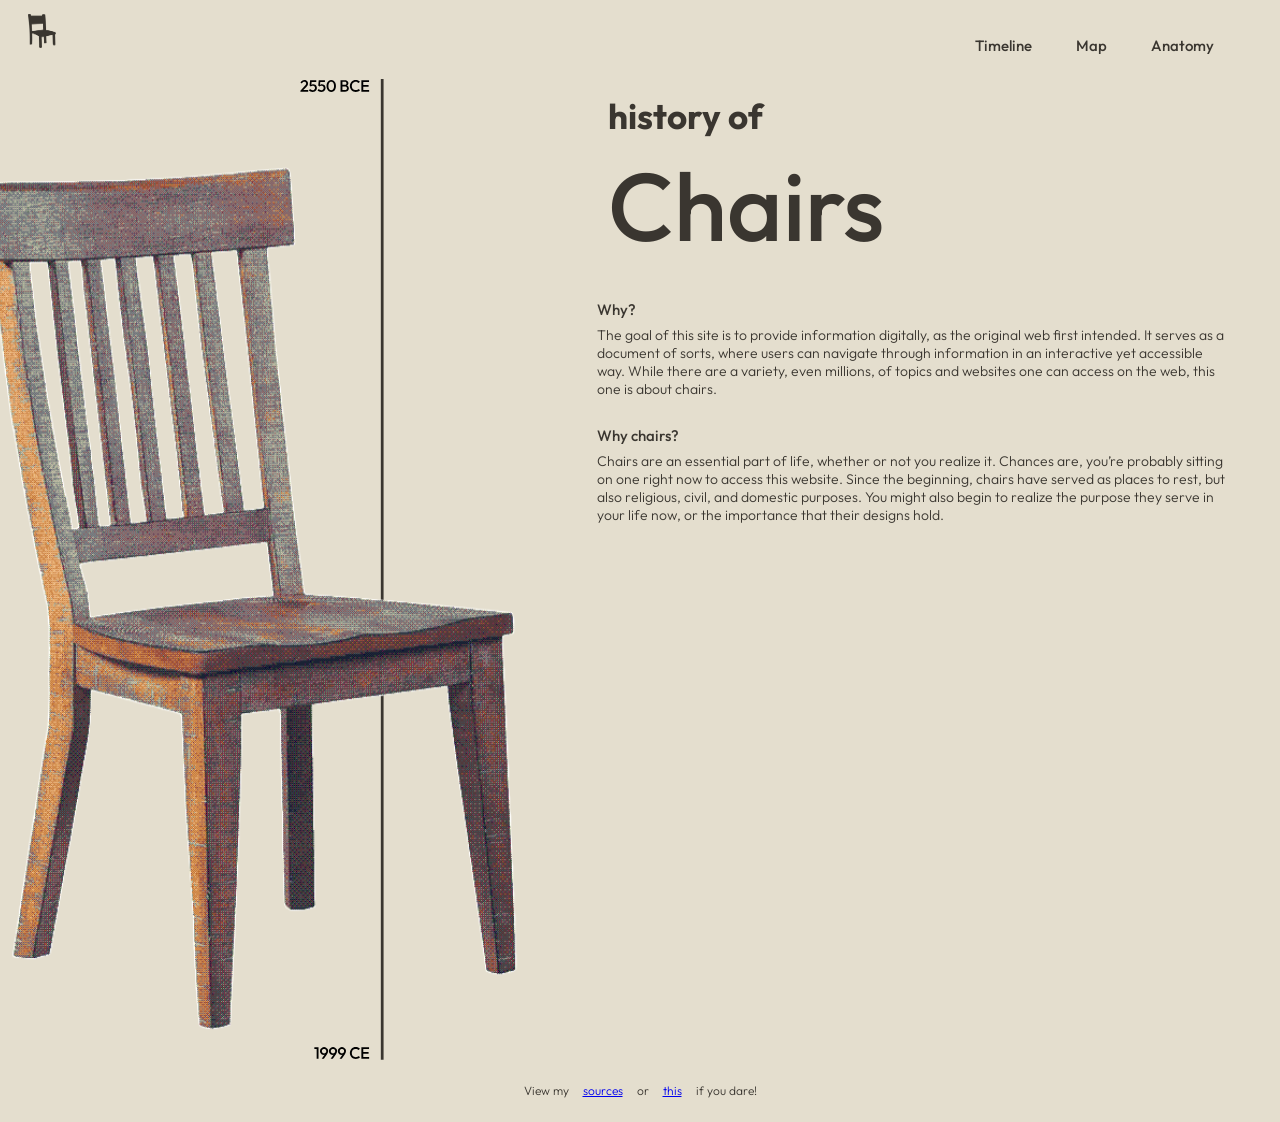
<file: index.html>
<!DOCTYPE html>
<html lang="en">
<head>
    <meta charset="UTF-8">
    <meta name="viewport" content="width=device-width, initial-scale=1.0">
    <title>Chairs - Homepage</title>
    <link rel = "stylesheet" href = "index.css">
    <!--typeface info-->
    <link rel="preconnect" href="https://fonts.googleapis.com">
    <link rel="preconnect" href="https://fonts.gstatic.com" crossorigin>
    <link href="https://fonts.googleapis.com/css2?family=Outfit:wght@100..900&display=swap" rel="stylesheet">
    <!--favicon info-->
    <link rel="icon" type="image/x-icon" href="chairFavicon.png">
</head>

<body>
    <!-- <div class = outfit-medium></div> -->
    <section class = "header">
        <ul>
            <section class = "homeIcon">
                 <li style="float:inline-start"><a href="index.html" class = "active"> <img id = "homeIconAct" src="homeIcon.png" style = "width:30px;height:36px"> </a></li>
            </section>
            <li><a href="anatomy.html">Anatomy</a></li>
            <li><a href="map.html">Map</a></li>
            <li><a href="timeline.html">Timeline</a></li>
        </ul>
    </section>
    <br>
    <section class = "body">
        <div class = "imgContainer">
            <svg class = "chairHome" width="653" height="1075" viewBox="0 0 653 1075" fill="none" xmlns="http://www.w3.org/2000/svg" xmlns:xlink="http://www.w3.org/1999/xlink">
                <line x1="466.5" y1="4" x2="466.5" y2="1075" stroke="#3A3630" stroke-width="3"/>
                <path d="M377.169 16.776L381.813 11.844C382.197 11.436 382.509 11.07 382.749 10.746C382.989 10.422 383.163 10.116 383.271 9.828C383.379 9.54 383.433 9.246 383.433 8.946C383.433 8.382 383.247 7.944 382.875 7.632C382.515 7.308 382.053 7.146 381.489 7.146C380.889 7.146 380.361 7.296 379.905 7.596C379.449 7.896 379.041 8.364 378.681 9L377.241 7.812C377.733 6.96 378.339 6.318 379.059 5.886C379.779 5.442 380.613 5.22 381.561 5.22C382.341 5.22 383.025 5.376 383.613 5.688C384.201 6 384.657 6.438 384.981 7.002C385.305 7.554 385.467 8.196 385.467 8.928C385.467 9.456 385.401 9.93 385.269 10.35C385.149 10.758 384.939 11.172 384.639 11.592C384.339 12 383.925 12.48 383.397 13.032L379.833 16.722L377.169 16.776ZM377.169 18V16.776L378.951 16.146H385.719V18H377.169ZM390.489 18.18C389.613 18.18 388.833 18.03 388.149 17.73C387.465 17.418 386.889 16.968 386.421 16.38L387.825 14.976C388.077 15.36 388.431 15.666 388.887 15.894C389.355 16.122 389.877 16.236 390.453 16.236C390.981 16.236 391.443 16.14 391.839 15.948C392.235 15.756 392.547 15.48 392.775 15.12C393.003 14.76 393.117 14.334 393.117 13.842C393.117 13.326 393.003 12.9 392.775 12.564C392.559 12.216 392.265 11.958 391.893 11.79C391.533 11.61 391.143 11.52 390.723 11.52C390.243 11.52 389.811 11.574 389.427 11.682C389.055 11.79 388.689 11.982 388.329 12.258L388.383 10.962C388.575 10.71 388.797 10.506 389.049 10.35C389.301 10.182 389.595 10.056 389.931 9.972C390.267 9.888 390.663 9.846 391.119 9.846C392.007 9.846 392.751 10.032 393.351 10.404C393.963 10.776 394.425 11.274 394.737 11.898C395.049 12.51 395.205 13.194 395.205 13.95C395.205 14.766 395.001 15.492 394.593 16.128C394.197 16.764 393.645 17.268 392.937 17.64C392.229 18 391.413 18.18 390.489 18.18ZM388.329 12.258L387.195 11.124L387.753 5.4H389.643L388.995 11.358L388.329 12.258ZM388.113 7.254L387.753 5.4H394.503V7.254H388.113ZM399.937 18.18C399.061 18.18 398.281 18.03 397.597 17.73C396.913 17.418 396.337 16.968 395.869 16.38L397.273 14.976C397.525 15.36 397.879 15.666 398.335 15.894C398.803 16.122 399.325 16.236 399.901 16.236C400.429 16.236 400.891 16.14 401.287 15.948C401.683 15.756 401.995 15.48 402.223 15.12C402.451 14.76 402.565 14.334 402.565 13.842C402.565 13.326 402.451 12.9 402.223 12.564C402.007 12.216 401.713 11.958 401.341 11.79C400.981 11.61 400.591 11.52 400.171 11.52C399.691 11.52 399.259 11.574 398.875 11.682C398.503 11.79 398.137 11.982 397.777 12.258L397.831 10.962C398.023 10.71 398.245 10.506 398.497 10.35C398.749 10.182 399.043 10.056 399.379 9.972C399.715 9.888 400.111 9.846 400.567 9.846C401.455 9.846 402.199 10.032 402.799 10.404C403.411 10.776 403.873 11.274 404.185 11.898C404.497 12.51 404.653 13.194 404.653 13.95C404.653 14.766 404.449 15.492 404.041 16.128C403.645 16.764 403.093 17.268 402.385 17.64C401.677 18 400.861 18.18 399.937 18.18ZM397.777 12.258L396.643 11.124L397.201 5.4H399.091L398.443 11.358L397.777 12.258ZM397.561 7.254L397.201 5.4H403.951V7.254H397.561ZM410.862 18.18C409.914 18.18 409.044 17.916 408.252 17.388C407.472 16.848 406.848 16.092 406.38 15.12C405.912 14.148 405.678 13.002 405.678 11.682C405.678 10.362 405.906 9.222 406.362 8.262C406.83 7.29 407.454 6.54 408.234 6.012C409.014 5.484 409.878 5.22 410.826 5.22C411.786 5.22 412.656 5.484 413.436 6.012C414.216 6.54 414.834 7.29 415.29 8.262C415.758 9.222 415.992 10.368 415.992 11.7C415.992 13.02 415.758 14.166 415.29 15.138C414.834 16.11 414.216 16.86 413.436 17.388C412.668 17.916 411.81 18.18 410.862 18.18ZM410.826 16.236C411.45 16.236 411.99 16.068 412.446 15.732C412.902 15.396 413.256 14.892 413.508 14.22C413.772 13.548 413.904 12.702 413.904 11.682C413.904 10.674 413.772 9.834 413.508 9.162C413.256 8.49 412.896 7.992 412.428 7.668C411.972 7.332 411.438 7.164 410.826 7.164C410.214 7.164 409.674 7.332 409.206 7.668C408.75 7.992 408.396 8.49 408.144 9.162C407.892 9.822 407.766 10.662 407.766 11.682C407.766 12.702 407.892 13.548 408.144 14.22C408.396 14.892 408.75 15.396 409.206 15.732C409.674 16.068 410.214 16.236 410.826 16.236ZM422.408 18V16.2H426.026C426.662 16.2 427.154 16.002 427.502 15.606C427.85 15.21 428.024 14.754 428.024 14.238C428.024 13.89 427.946 13.566 427.79 13.266C427.634 12.966 427.406 12.726 427.106 12.546C426.806 12.366 426.446 12.276 426.026 12.276H422.408V10.476H425.72C426.26 10.476 426.692 10.338 427.016 10.062C427.34 9.786 427.502 9.378 427.502 8.838C427.502 8.298 427.34 7.89 427.016 7.614C426.692 7.338 426.26 7.2 425.72 7.2H422.408V5.4H425.774C426.626 5.4 427.334 5.556 427.898 5.868C428.462 6.18 428.882 6.582 429.158 7.074C429.434 7.566 429.572 8.094 429.572 8.658C429.572 9.318 429.386 9.9 429.014 10.404C428.654 10.908 428.12 11.316 427.412 11.628L427.574 10.98C428.366 11.304 428.984 11.76 429.428 12.348C429.872 12.936 430.094 13.626 430.094 14.418C430.094 15.066 429.932 15.66 429.608 16.2C429.296 16.74 428.828 17.178 428.204 17.514C427.592 17.838 426.836 18 425.936 18H422.408ZM420.986 18V5.4H423.056V18H420.986ZM437.548 18.18C436.636 18.18 435.79 18.018 435.01 17.694C434.242 17.358 433.57 16.896 432.994 16.308C432.418 15.708 431.974 15.018 431.662 14.238C431.35 13.446 431.194 12.6 431.194 11.7C431.194 10.8 431.35 9.96 431.662 9.18C431.974 8.388 432.418 7.698 432.994 7.11C433.57 6.522 434.242 6.06 435.01 5.724C435.79 5.388 436.636 5.22 437.548 5.22C438.568 5.22 439.45 5.388 440.194 5.724C440.938 6.06 441.598 6.516 442.174 7.092L440.77 8.496C440.398 8.088 439.942 7.77 439.402 7.542C438.874 7.314 438.256 7.2 437.548 7.2C436.924 7.2 436.354 7.308 435.838 7.524C435.322 7.74 434.872 8.052 434.488 8.46C434.116 8.856 433.828 9.33 433.624 9.882C433.42 10.434 433.318 11.04 433.318 11.7C433.318 12.36 433.42 12.966 433.624 13.518C433.828 14.07 434.116 14.55 434.488 14.958C434.872 15.354 435.322 15.66 435.838 15.876C436.354 16.092 436.924 16.2 437.548 16.2C438.316 16.2 438.964 16.086 439.492 15.858C440.032 15.618 440.488 15.294 440.86 14.886L442.264 16.29C441.688 16.878 441.01 17.34 440.23 17.676C439.45 18.012 438.556 18.18 437.548 18.18ZM443.751 18V5.4H445.821V18H443.751ZM445.173 18V16.11H452.229V18H445.173ZM445.173 12.474V10.656H451.617V12.474H445.173ZM445.173 7.29V5.4H452.139V7.29H445.173Z" fill="black"/>
                <path d="M394.919 1074V1061.4H396.953V1074H394.919ZM392.399 1063.25V1061.4H396.773V1063.25H392.399ZM400.436 1074L404.126 1068.83L404.864 1068.38C404.744 1068.65 404.588 1068.88 404.396 1069.09C404.216 1069.29 403.976 1069.45 403.676 1069.55C403.376 1069.66 402.992 1069.72 402.524 1069.72C401.804 1069.72 401.144 1069.55 400.544 1069.21C399.944 1068.86 399.464 1068.38 399.104 1067.77C398.744 1067.16 398.564 1066.45 398.564 1065.65C398.564 1064.83 398.762 1064.09 399.158 1063.42C399.566 1062.74 400.106 1062.21 400.778 1061.81C401.45 1061.42 402.2 1061.22 403.028 1061.22C403.868 1061.22 404.624 1061.42 405.296 1061.81C405.968 1062.2 406.496 1062.72 406.88 1063.38C407.276 1064.03 407.474 1064.76 407.474 1065.58C407.474 1066.73 407.072 1067.89 406.268 1069.07L402.83 1074H400.436ZM403.028 1068.1C403.484 1068.1 403.892 1067.99 404.252 1067.77C404.612 1067.56 404.894 1067.26 405.098 1066.89C405.302 1066.52 405.404 1066.1 405.404 1065.65C405.404 1065.17 405.302 1064.74 405.098 1064.37C404.894 1064 404.612 1063.7 404.252 1063.49C403.892 1063.27 403.484 1063.16 403.028 1063.16C402.572 1063.16 402.164 1063.27 401.804 1063.49C401.444 1063.7 401.156 1064 400.94 1064.37C400.736 1064.74 400.634 1065.17 400.634 1065.65C400.634 1066.12 400.736 1066.54 400.94 1066.91C401.156 1067.27 401.444 1067.56 401.804 1067.77C402.176 1067.99 402.584 1068.1 403.028 1068.1ZM410.183 1074L413.873 1068.83L414.611 1068.38C414.491 1068.65 414.335 1068.88 414.143 1069.09C413.963 1069.29 413.723 1069.45 413.423 1069.55C413.123 1069.66 412.739 1069.72 412.271 1069.72C411.551 1069.72 410.891 1069.55 410.291 1069.21C409.691 1068.86 409.211 1068.38 408.851 1067.77C408.491 1067.16 408.311 1066.45 408.311 1065.65C408.311 1064.83 408.509 1064.09 408.905 1063.42C409.313 1062.74 409.853 1062.21 410.525 1061.81C411.197 1061.42 411.947 1061.22 412.775 1061.22C413.615 1061.22 414.371 1061.42 415.043 1061.81C415.715 1062.2 416.243 1062.72 416.627 1063.38C417.023 1064.03 417.221 1064.76 417.221 1065.58C417.221 1066.73 416.819 1067.89 416.015 1069.07L412.577 1074H410.183ZM412.775 1068.1C413.231 1068.1 413.639 1067.99 413.999 1067.77C414.359 1067.56 414.641 1067.26 414.845 1066.89C415.049 1066.52 415.151 1066.1 415.151 1065.65C415.151 1065.17 415.049 1064.74 414.845 1064.37C414.641 1064 414.359 1063.7 413.999 1063.49C413.639 1063.27 413.231 1063.16 412.775 1063.16C412.319 1063.16 411.911 1063.27 411.551 1063.49C411.191 1063.7 410.903 1064 410.687 1064.37C410.483 1064.74 410.381 1065.17 410.381 1065.65C410.381 1066.12 410.483 1066.54 410.687 1066.91C410.903 1067.27 411.191 1067.56 411.551 1067.77C411.923 1067.99 412.331 1068.1 412.775 1068.1ZM419.931 1074L423.621 1068.83L424.359 1068.38C424.239 1068.65 424.083 1068.88 423.891 1069.09C423.711 1069.29 423.471 1069.45 423.171 1069.55C422.871 1069.66 422.487 1069.72 422.019 1069.72C421.299 1069.72 420.639 1069.55 420.039 1069.21C419.439 1068.86 418.959 1068.38 418.599 1067.77C418.239 1067.16 418.059 1066.45 418.059 1065.65C418.059 1064.83 418.257 1064.09 418.653 1063.42C419.061 1062.74 419.601 1062.21 420.273 1061.81C420.945 1061.42 421.695 1061.22 422.523 1061.22C423.363 1061.22 424.119 1061.42 424.791 1061.81C425.463 1062.2 425.991 1062.72 426.375 1063.38C426.771 1064.03 426.969 1064.76 426.969 1065.58C426.969 1066.73 426.567 1067.89 425.763 1069.07L422.325 1074H419.931ZM422.523 1068.1C422.979 1068.1 423.387 1067.99 423.747 1067.77C424.107 1067.56 424.389 1067.26 424.593 1066.89C424.797 1066.52 424.899 1066.1 424.899 1065.65C424.899 1065.17 424.797 1064.74 424.593 1064.37C424.389 1064 424.107 1063.7 423.747 1063.49C423.387 1063.27 422.979 1063.16 422.523 1063.16C422.067 1063.16 421.659 1063.27 421.299 1063.49C420.939 1063.7 420.651 1064 420.435 1064.37C420.231 1064.74 420.129 1065.17 420.129 1065.65C420.129 1066.12 420.231 1066.54 420.435 1066.91C420.651 1067.27 420.939 1067.56 421.299 1067.77C421.671 1067.99 422.079 1068.1 422.523 1068.1ZM437.548 1074.18C436.636 1074.18 435.79 1074.02 435.01 1073.69C434.242 1073.36 433.57 1072.9 432.994 1072.31C432.418 1071.71 431.974 1071.02 431.662 1070.24C431.35 1069.45 431.194 1068.6 431.194 1067.7C431.194 1066.8 431.35 1065.96 431.662 1065.18C431.974 1064.39 432.418 1063.7 432.994 1063.11C433.57 1062.52 434.242 1062.06 435.01 1061.72C435.79 1061.39 436.636 1061.22 437.548 1061.22C438.568 1061.22 439.45 1061.39 440.194 1061.72C440.938 1062.06 441.598 1062.52 442.174 1063.09L440.77 1064.5C440.398 1064.09 439.942 1063.77 439.402 1063.54C438.874 1063.31 438.256 1063.2 437.548 1063.2C436.924 1063.2 436.354 1063.31 435.838 1063.52C435.322 1063.74 434.872 1064.05 434.488 1064.46C434.116 1064.86 433.828 1065.33 433.624 1065.88C433.42 1066.43 433.318 1067.04 433.318 1067.7C433.318 1068.36 433.42 1068.97 433.624 1069.52C433.828 1070.07 434.116 1070.55 434.488 1070.96C434.872 1071.35 435.322 1071.66 435.838 1071.88C436.354 1072.09 436.924 1072.2 437.548 1072.2C438.316 1072.2 438.964 1072.09 439.492 1071.86C440.032 1071.62 440.488 1071.29 440.86 1070.89L442.264 1072.29C441.688 1072.88 441.01 1073.34 440.23 1073.68C439.45 1074.01 438.556 1074.18 437.548 1074.18ZM443.751 1074V1061.4H445.821V1074H443.751ZM445.173 1074V1072.11H452.229V1074H445.173ZM445.173 1068.47V1066.66H451.617V1068.47H445.173ZM445.173 1063.29V1061.4H452.139V1063.29H445.173Z" fill="black"/>
                <rect y="83" width="653" height="976" fill="url(#pattern0_253_25)"/>
                <defs>
                <pattern id="pattern0_253_25" patternContentUnits="objectBoundingBox" width="1" height="1">
                <use xlink:href="#image0_253_25" transform="matrix(0.00179603 0 0 0.00120192 -0.288184 0)"/>
                </pattern>
                <image id="image0_253_25" width="865" height="832" preserveAspectRatio="none" xlink:href="[data-uri]"/>
                </defs>
                </svg>                
        </div>
        <div class = "bodyContent">
            <section class = "title">
                <br>
                <h3>history of</h3>
                <h2>Chairs</h2>
            </section>
            <br>
            <h4>Why?</h4>
            <p>The goal of this site is to provide information digitally, as the original web first intended. It serves as a document of sorts, where users can navigate through information in an interactive yet accessible way. While there are a variety, even millions, of topics and websites one can access on the web, this one is about chairs.</p>
            <br>
            <h4>Why chairs?</h4>
            <p>Chairs are an essential part of life, whether or not you realize it. Chances are, you’re probably sitting on one right now to access this website. Since the beginning, chairs have served as places to rest, but also religious, civil, and domestic purposes. You might also begin to realize the purpose they serve in your life now, or the importance that their designs hold.</p>
        </div>
    </section>
    <section class = "footer">
        <footer>View my <a href = "sources.html">sources</a> or <a href = "hate.html">this</a> if you dare! </footer>
    </section>
</body>
</html>
</file>
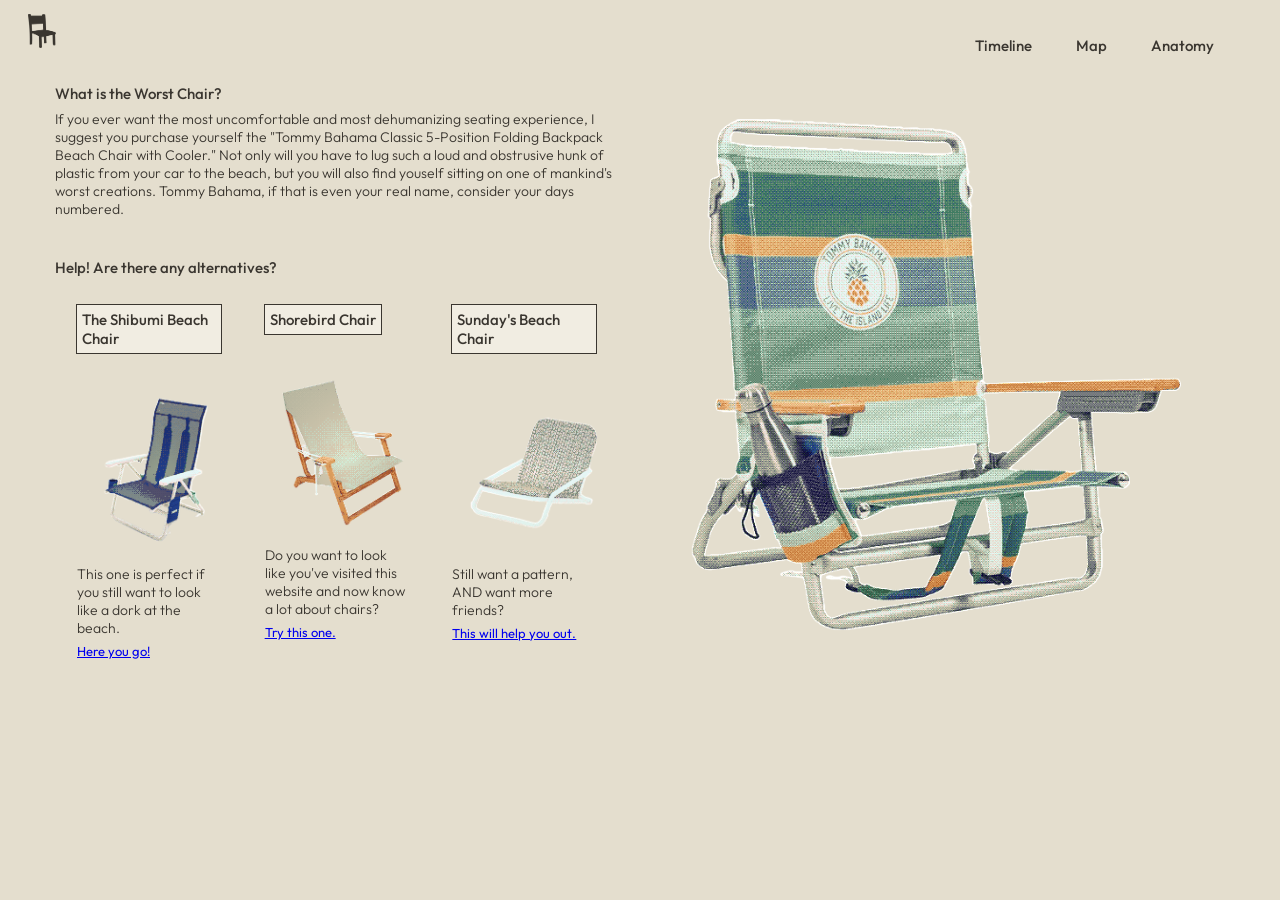
<file: hate.html>
<!DOCTYPE html>
<html lang="en">
<head>
    <meta charset="UTF-8">
    <meta name="viewport" content="width=device-width, initial-scale=1.0">
    <title>Chairs - Hate Page</title>
    <link rel = "stylesheet" href = "hate.css">
    <!--typeface info-->
    <link rel="preconnect" href="https://fonts.googleapis.com">
    <link rel="preconnect" href="https://fonts.gstatic.com" crossorigin>
    <link href="https://fonts.googleapis.com/css2?family=Outfit:wght@100..900&display=swap" rel="stylesheet">
    <!--favicon info-->
    <link rel="icon" type="image/x-icon" href="chairFavicon.png">
</head>

<body>
    <section class = "header">
        <ul>
            <section class = "homeIcon">
                 <li style="float:inline-start"><a href="index.html"> <img id = "homeIconAct" src="homeIcon.png" style = "width:30px;height:36px"> </a></li>
            </section>
            <li><a href="anatomy.html">Anatomy</a></li>
            <li><a href="map.html">Map</a></li>
            <li><a href="timeline.html">Timeline</a></li>
        </ul>
    </section>
    <br><br>
    <div class = "grid">
        <div class="content">
            <h3>What is the Worst Chair?</h3>
            <p>If you ever want the most uncomfortable and most dehumanizing seating experience, I suggest you purchase yourself the "Tommy Bahama Classic 5-Position Folding Backpack Beach Chair with Cooler." Not only will you have to lug such a loud and obstrusive hunk of plastic from your car to the beach, but you will also find youself sitting on one of mankind's worst creations. Tommy Bahama, if that is even your real name, consider your days numbered.</p>
            <br><br>
            <h3>Help! Are there any alternatives?</h3>
            <br>

            <div class="alternatives">
                <div class="chair1">
                    <h4>The Shibumi Beach Chair</h4>
                    <img src = "shibumi.png">
                    <p>This one is perfect if you still want to look like a dork at the beach.</p>
                    <a href = "https://shibumishade.com/products/shibumi-chair?ranMID=53570&ranEAID=TnL5HPStwNw&ranSiteID=TnL5HPStwNw-9cYZSeEhDkZZFABWYhEvKA&utm_content=1&utm_source=rakuten&utm_medium=affiliate&utm_campaign=Skimlinks.com">Here you go!</a>
                </div>
                <div class="chair2">
                    <h4>Shorebird Chair</h4>
                    <img src = "shorebird.png">
                    <p>Do you want to look like you've visited this website and now know a lot about chairs?</p>
                    <a href = "https://shorebird.com/products/beach-chair?variant=43973864587364">Try this one.</a>
                </div>
                <div class="chair3">
                    <h4>Sunday's Beach Chair</h4>
                    <img src = "sunday.png">
                    <p>Still want a pattern, AND want more friends?</p>
                    <a href = "https://sundaysupply.co/products/tallow-flower-beach-chair?variant=41064398389424">This will help you out.</a>
                </div>
            </div>
        </div>
        <div class="img">
            <img id = "tbham" src = "tBahamaD.png" width = "90%">
        </div>
    </div>

</body>
</file>
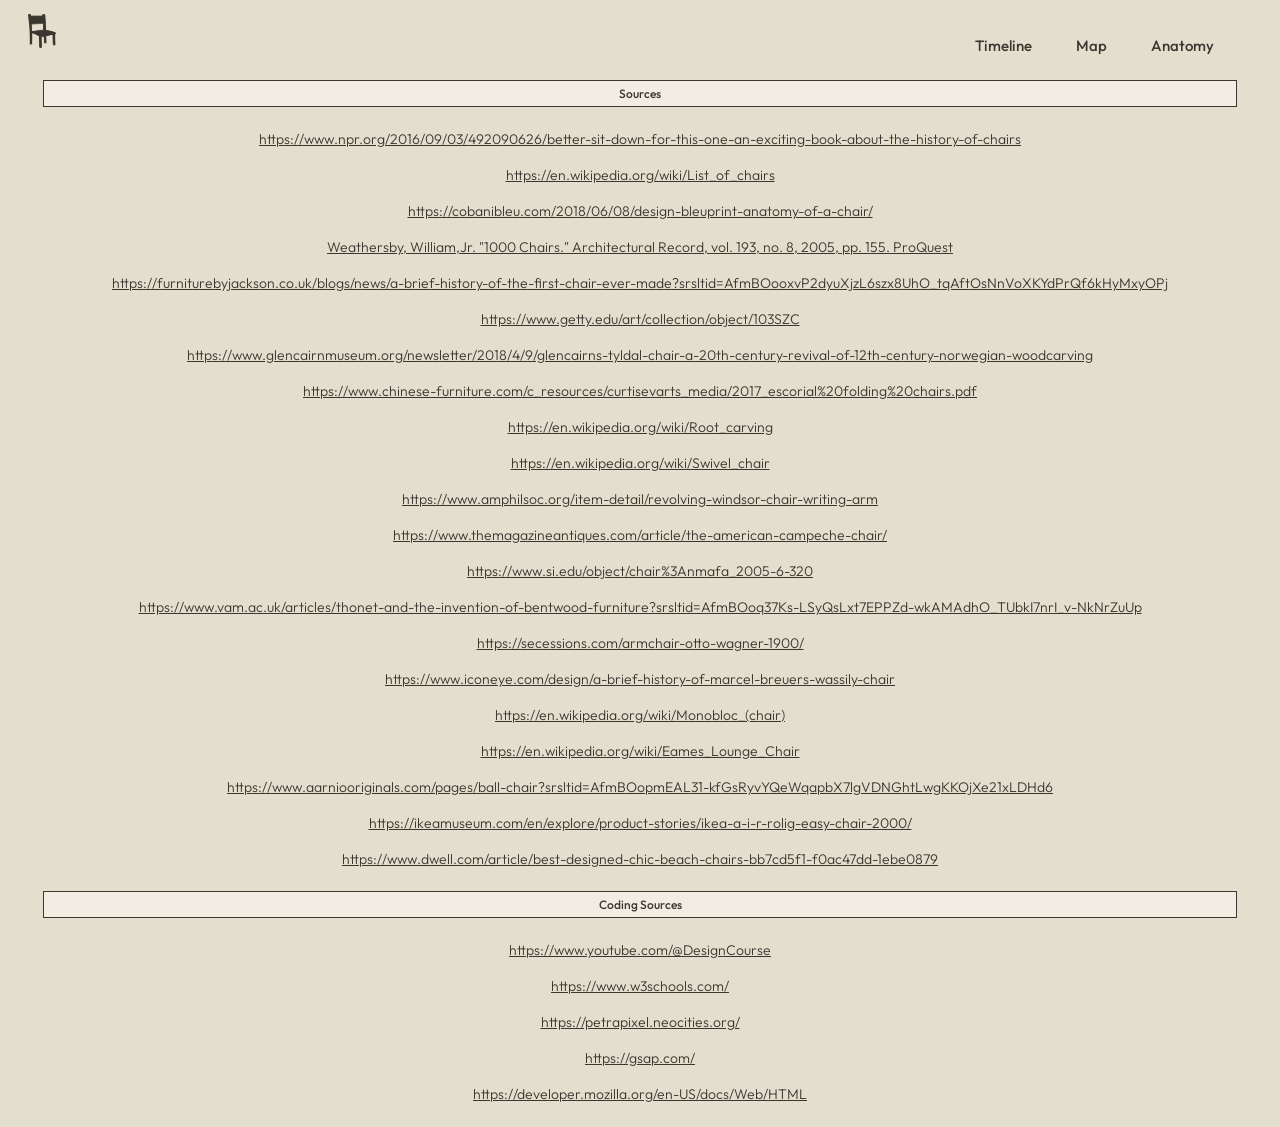
<file: sources.html>
<!DOCTYPE html>
<html lang="en">
<head>
    <meta charset="UTF-8">
    <meta name="viewport" content="width=device-width, initial-scale=1.0">
    <title>Chairs - Sources</title>
    <link rel = "stylesheet" href = "sources.css">
    <!--typeface info-->
    <link rel="preconnect" href="https://fonts.googleapis.com">
    <link rel="preconnect" href="https://fonts.gstatic.com" crossorigin>
    <link href="https://fonts.googleapis.com/css2?family=Outfit:wght@100..900&display=swap" rel="stylesheet">
    <!--favicon info-->
    <link rel="icon" type="image/x-icon" href="chairFavicon.png">
</head>

<body>
    <section class = "header">
        <ul>
            <section class = "homeIcon">
                 <li style="float:inline-start"><a href="index.html"> <img id = "homeIconAct" src="homeIcon.png" style = "width:30px;height:36px"> </a></li>
            </section>
            <li><a href="anatomy.html">Anatomy</a></li>
            <li><a href="map.html">Map</a></li>
            <li><a href="timeline.html">Timeline</a></li>
        </ul>
    </section>
    <section>
    <br><br>
    <h3>Sources</h3>
    <br>
    <div class = "links">
        <a href = "https://www.npr.org/2016/09/03/492090626/better-sit-down-for-this-one-an-exciting-book-about-the-history-of-chairs
        ">https://www.npr.org/2016/09/03/492090626/better-sit-down-for-this-one-an-exciting-book-about-the-history-of-chairs</a>
        <br><br>
        <a href = "https://en.wikipedia.org/wiki/List_of_chairs">https://en.wikipedia.org/wiki/List_of_chairs</a>
        <br><br>
        <a href = "https://cobanibleu.com/2018/06/08/design-bleuprint-anatomy-of-a-chair/">https://cobanibleu.com/2018/06/08/design-bleuprint-anatomy-of-a-chair/</a>
        <br><br>
        <a href = "http://ocadu.idm.oclc.org/login?url=https://www.proquest.com/trade-journals/1000-chairs/docview/222108798/se-2">Weathersby, William,Jr. "1000 Chairs." Architectural Record, vol. 193, no. 8, 2005, pp. 155. ProQuest</a>
        <br><br>
        <a href = "https://furniturebyjackson.co.uk/blogs/news/a-brief-history-of-the-first-chair-ever-made?srsltid=AfmBOooxvP2dyuXjzL6szx8UhO_tqAftOsNnVoXKYdPrQf6kHyMxyOPj">https://furniturebyjackson.co.uk/blogs/news/a-brief-history-of-the-first-chair-ever-made?srsltid=AfmBOooxvP2dyuXjzL6szx8UhO_tqAftOsNnVoXKYdPrQf6kHyMxyOPj</a>
        <br><br>
        <a href = "https://www.getty.edu/art/collection/object/103SZC">https://www.getty.edu/art/collection/object/103SZC</a>
        <br><br>
        <a href = "https://www.glencairnmuseum.org/newsletter/2018/4/9/glencairns-tyldal-chair-a-20th-century-revival-of-12th-century-norwegian-woodcarving">https://www.glencairnmuseum.org/newsletter/2018/4/9/glencairns-tyldal-chair-a-20th-century-revival-of-12th-century-norwegian-woodcarving</a>
        <br><br>
        <a href = "https://www.chinese-furniture.com/c_resources/curtisevarts_media/2017_escorial%20folding%20chairs.pdf">https://www.chinese-furniture.com/c_resources/curtisevarts_media/2017_escorial%20folding%20chairs.pdf</a>
        <br><br>
        <a href = "https://en.wikipedia.org/wiki/Root_carving">https://en.wikipedia.org/wiki/Root_carving</a>
        <br><br>
        <a href = "https://en.wikipedia.org/wiki/Swivel_chair">https://en.wikipedia.org/wiki/Swivel_chair</a>
        <br><br>
        <a href = "https://www.amphilsoc.org/item-detail/revolving-windsor-chair-writing-arm">https://www.amphilsoc.org/item-detail/revolving-windsor-chair-writing-arm</a>
        <br><br>
        <a href = "https://www.themagazineantiques.com/article/the-american-campeche-chair/">https://www.themagazineantiques.com/article/the-american-campeche-chair/</a>
        <br><br>
        <a href = "https://www.si.edu/object/chair%3Anmafa_2005-6-320">https://www.si.edu/object/chair%3Anmafa_2005-6-320</a>
        <br><br>
        <a href = "https://www.vam.ac.uk/articles/thonet-and-the-invention-of-bentwood-furniture?srsltid=AfmBOoq37Ks-LSyQsLxt7EPPZd-wkAMAdhO_TUbkI7nrI_v-NkNrZuUp">https://www.vam.ac.uk/articles/thonet-and-the-invention-of-bentwood-furniture?srsltid=AfmBOoq37Ks-LSyQsLxt7EPPZd-wkAMAdhO_TUbkI7nrI_v-NkNrZuUp</a>
        <br><br>
        <a href = "https://secessions.com/armchair-otto-wagner-1900/">https://secessions.com/armchair-otto-wagner-1900/</a>
        <br><br>
        <a href = "https://www.iconeye.com/design/a-brief-history-of-marcel-breuers-wassily-chair">https://www.iconeye.com/design/a-brief-history-of-marcel-breuers-wassily-chair</a>
        <br><br>
        <a href = "https://en.wikipedia.org/wiki/Monobloc_(chair)">https://en.wikipedia.org/wiki/Monobloc_(chair)</a>
        <br><br>
        <a href = "https://en.wikipedia.org/wiki/Eames_Lounge_Chair">https://en.wikipedia.org/wiki/Eames_Lounge_Chair</a>
        <br><br>
        <a href = "https://www.aarniooriginals.com/pages/ball-chair?srsltid=AfmBOopmEAL31-kfGsRyvYQeWqapbX7lgVDNGhtLwgKKOjXe21xLDHd6">https://www.aarniooriginals.com/pages/ball-chair?srsltid=AfmBOopmEAL31-kfGsRyvYQeWqapbX7lgVDNGhtLwgKKOjXe21xLDHd6</a>
        <br><br>
        <a href = "https://ikeamuseum.com/en/explore/product-stories/ikea-a-i-r-rolig-easy-chair-2000/">https://ikeamuseum.com/en/explore/product-stories/ikea-a-i-r-rolig-easy-chair-2000/</a>
        <br><br>
        <a href = "https://www.dwell.com/article/best-designed-chic-beach-chairs-bb7cd5f1-f0ac47dd-1ebe0879">https://www.dwell.com/article/best-designed-chic-beach-chairs-bb7cd5f1-f0ac47dd-1ebe0879</a>
    </div>
    <br>
    <h3>Coding Sources</h3>
    <br>
    <div class="links">
        <a href = "https://www.youtube.com/@DesignCourse">https://www.youtube.com/@DesignCourse</a>
        <br><br>
        <a href = "https://www.w3schools.com/">https://www.w3schools.com/</a>
        <br><br>
        <a href = "https://petrapixel.neocities.org/">https://petrapixel.neocities.org/</a>
        <br><br>
        <a href = "https://gsap.com/">https://gsap.com/</a>
        <br><br>
        <a href = "https://developer.mozilla.org/en-US/docs/Web/HTML">https://developer.mozilla.org/en-US/docs/Web/HTML</a>
    </div>


</body>
</file>
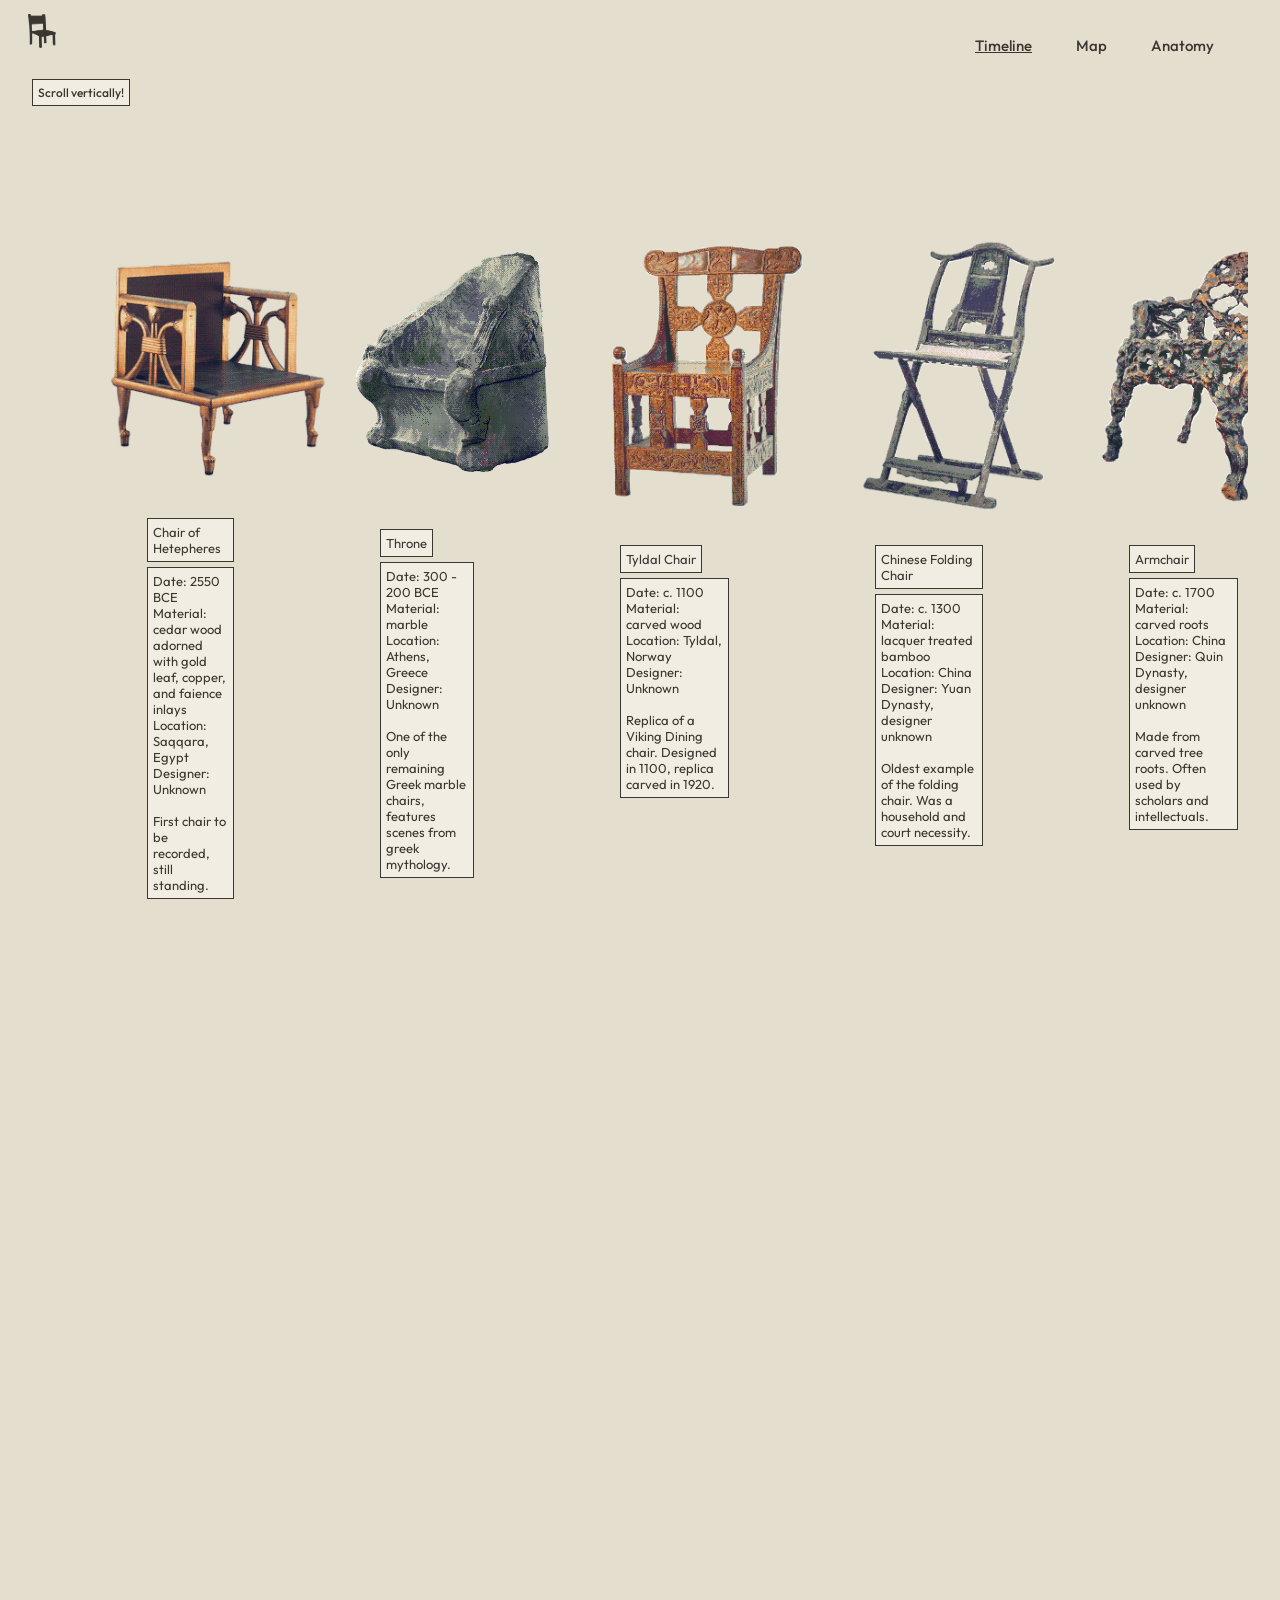
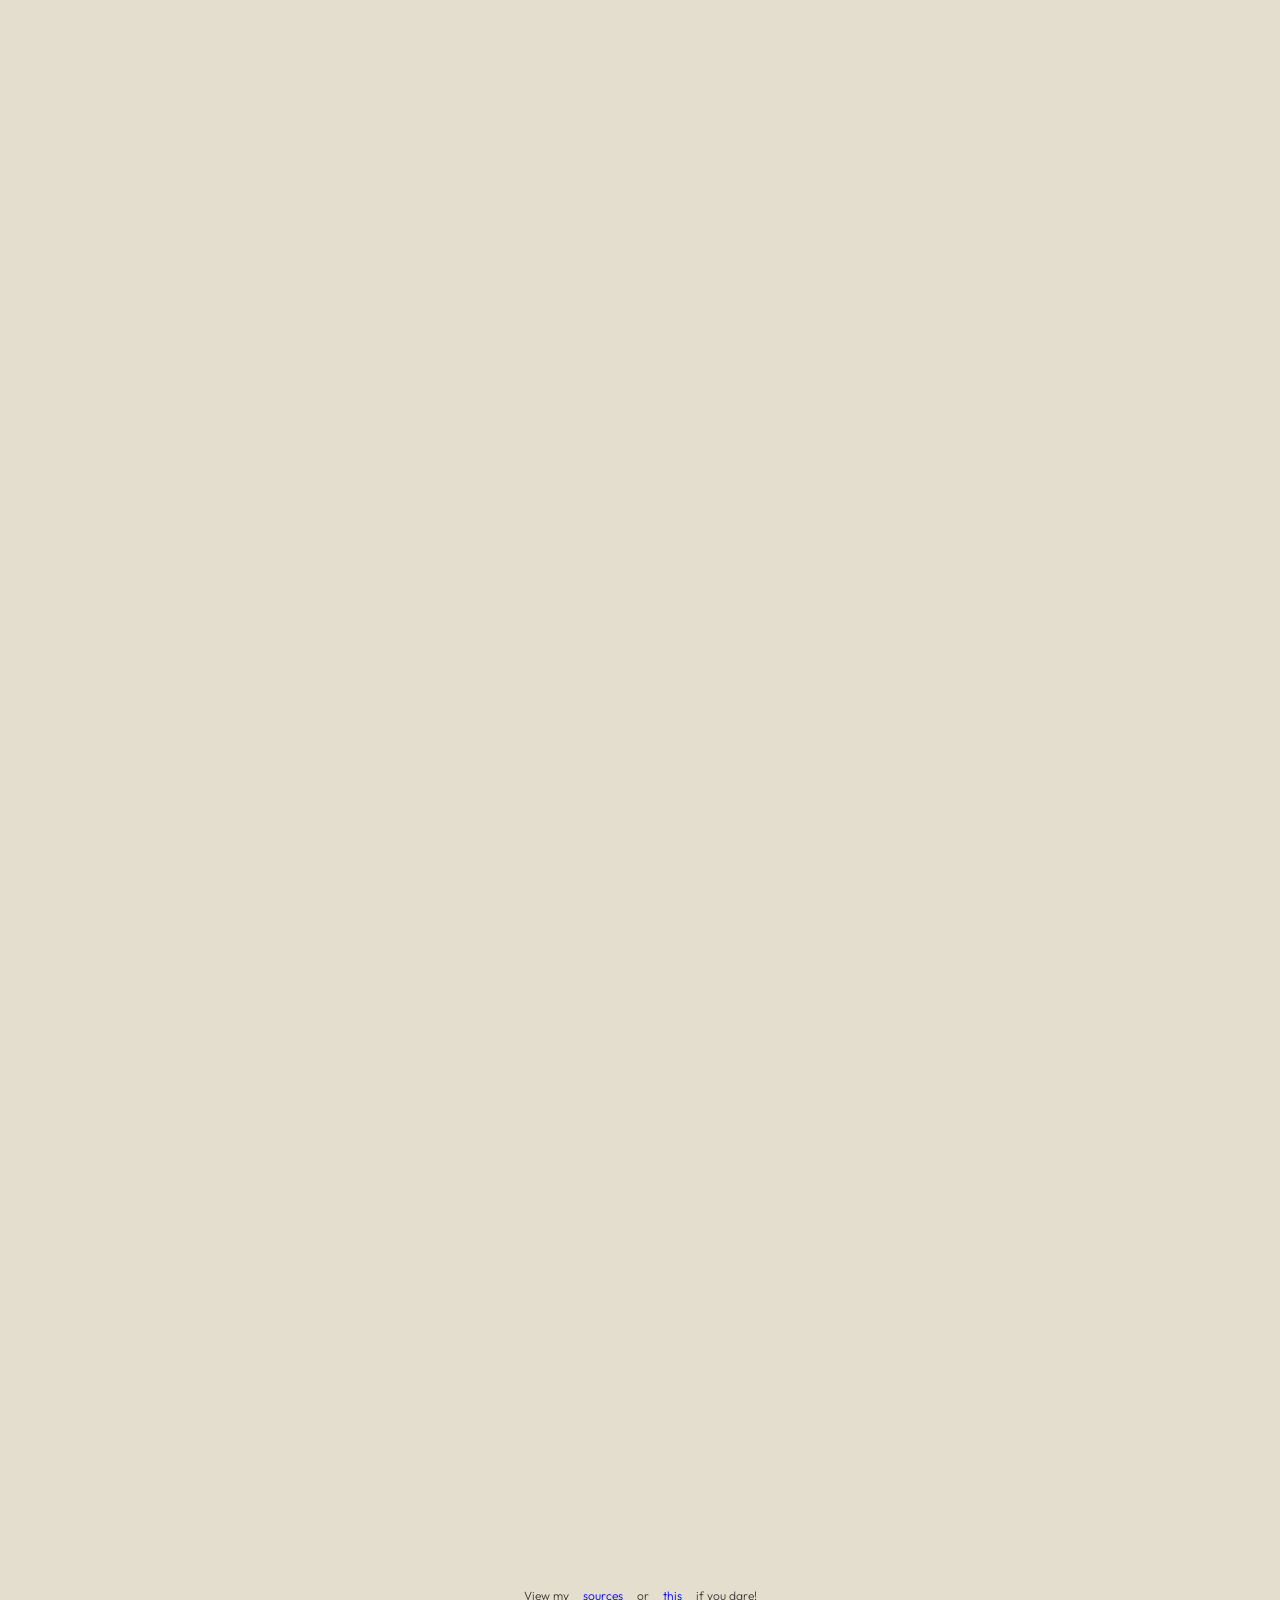
<file: timeline.html>
<!DOCTYPE html>
<html lang="en">
<head>
    <meta charset="UTF-8">
    <meta name="viewport" content="width=device-width, initial-scale=1.0">
    <title>Chairs - Timeline</title>
    <link rel = "stylesheet" href = "timeline.css">
    <!--typeface info-->
    <link rel="preconnect" href="https://fonts.googleapis.com">
    <link rel="preconnect" href="https://fonts.gstatic.com" crossorigin>
    <link href="https://fonts.googleapis.com/css2?family=Outfit:wght@100..900&display=swap" rel="stylesheet">
    <!--favicon info-->
    <link rel="icon" type="image/x-icon" href="chairFavicon.png">
</head>
<body>
    <section class = "header">
        <ul>
            <section class = "homeIcon">
                 <li style="float:inline-start"><a href="index.html" class = "active"> <img id = "homeIconAct" src="homeIcon.png" style = "width:30px;height:36px"> </a></li>
            </section>
            <li><a href="anatomy.html">Anatomy</a></li>
            <li><a href="map.html">Map</a></li>
            <li><a href="timeline.html" class = "active">Timeline</a></li>
        </ul>
    </section>
    <br><br>
    <h3>Scroll vertically!</h3>
    <div class = "outer">
        <div class="slider">
            <section>
                <div class = "inner">
                    <img src = "hapD.png">
                    <div class="content">
                        <p class = "title">
                            Chair of Hetepheres
                        </p>
                        <p class = "desc">
                            Date: 2550 BCE<br>
                            Material: cedar wood adorned with gold leaf, copper, and faience inlays<br>
                            Location: Saqqara, Egypt<br>
                            Designer: Unknown<br><br>
                            First chair to be recorded, still standing.
                        </p>
                    </div>
                </div>
            </section>
            <section>
                <div class = "inner">
                    <img src = "throneD.png">
                    <div class="content">
                        <p class = "title">
                            Throne
                        </p>
                        <p class = "desc">
                            Date: 300 - 200 BCE<br>
                            Material: marble<br>
                            Location: Athens, Greece<br>
                            Designer: Unknown<br><br>
                            One of the only remaining Greek marble chairs, features scenes from greek mythology.
                        </p>
                    </div>
                </div>
            </section>
            <section>
                <div class = "inner">
                    <img src = "tyldalD.png">
                    <div class="content">
                        <p class = "title">
                            Tyldal Chair
                        </p>
                        <p class = "desc">
                            Date: c. 1100<br>
                            Material: carved wood<br>
                            Location: Tyldal, Norway<br>
                            Designer: Unknown<br><br>
                            Replica of a Viking Dining chair. Designed in 1100, replica carved in 1920.
                        </p>
                    </div>
                </div>
            </section>
            <section>
                <div class = "inner">
                    <img src = "chineseD.png">
                    <div class="content">
                        <p class = "title">
                            Chinese Folding Chair
                        </p>
                        <p class = "desc">
                            Date: c. 1300<br>
                            Material: lacquer treated bamboo<br>
                            Location: China<br>
                            Designer: Yuan Dynasty, designer unknown<br><br>
                            Oldest example of the folding chair. Was a household and court necessity.
                        </p>
                    </div>
                </div>
            </section>
            <section>
                <div class = "inner">
                    <img src = "rootD.png">
                    <div class="content">
                        <p class = "title">
                            Armchair
                        </p>
                        <p class = "desc">
                            Date: c. 1700<br>
                            Material: carved roots<br>
                            Location: China<br>
                            Designer: Quin Dynasty, designer unknown <br><br>
                            Made from carved tree roots. Often used by scholars and intellectuals.
                        </p>
                    </div>
                </div>
            </section>
            <section>
                <div class = "inner">
                    <img src = "windsorD.png">
                    <div class="content">
                        <p class = "title">
                            Revolving Windsor Chair with Writing Arm
                        </p>
                        <p class = "desc">
                            Date: 1775<br>
                            Material: Wood<br>
                            Location: New England, US<br>
                            Designer: Unknown<br><br>
                            First ever swivel chair. Thomas Jefferson signed the Declaration of Independence from this chair
                        </p>
                    </div>
                </div>
            </section>
            <section>
                <div class = "inner">
                    <img src = "campecheD.png">
                    <div class="content">
                        <p class = "title">
                            Campeche Chair
                        </p>
                        <p class = "desc">
                            Date: c. 1815<br>
                            Material: Mahogany, embossed leather<br>
                            Location: Yucatan, Mexico<br>
                            Designer: Unknown<br><br>
                            Popular style of Mexican chairs, which were commonly imported to America.
                        </p>
                    </div>
                </div>
            </section>
            <section>
                <div class = "inner">
                    <img src = "chokweD.png">
                    <div class="content">
                        <p class = "title">
                            Chair
                        </p>
                        <p class = "desc">
                            Date: 1850-1950<br>
                            Material: wood, leather, and brass tacks<br>
                            Location: Democratic Republic of Congo<br>
                            Designer: Chokwe artist<br><br>
                            From Chokwe people of Africa. Partially influenced by the European chairs colonizers brought.
                        </p>
                    </div>
                </div>
            </section>
            <section>
                <div class = "inner">
                    <img src = "thonetD.png">
                    <div class="content">
                        <p class = "title">
                            Thonet 18
                        </p>
                        <p class = "desc">
                            Date: 1876<br>
                            Material: beech wood<br>
                            Location: Vienna, Austria<br>
                            Designer: Michael Thonet<br><br>
                            Result of the bent wood industry. First mass-produced and afforable style of chair.
                        </p>
                    </div>
                </div>
            </section>
            <section>
                <div class = "inner">
                    <img src = "wagnerD.png">
                    <div class="content">
                        <p class = "title">
                            Armchair
                        </p>
                        <p class = "desc">
                            Date: 1900<br>
                            Material: wood and upholstery<br>
                            Location: Paris, France<br>
                            Designer: Otto Wagner<br><br>
                            Designed for the Paris 1900 Exhibition. Displayed new ideas for furniture design.
                        </p>
                    </div>
                </div>
            </section>
            <section>
                <div class = "inner">
                    <img src = "wassilyD.png">
                    <div class="content">
                        <p class = "title">
                            Wassily Chair
                        </p>
                        <p class = "desc">
                            Date: 1925<br>
                            Material: steel and leather<br>
                            Location: Dessau, Germany<br>
                            Designer: Marcel Breuer<br><br>
                            Made of tubular steel, inspired by bicycle frames and club armchairs.
                        </p>
                    </div>
                </div>
            </section>
            <section>
                <div class = "inner">
                    <img src = "monoblocD.png">
                    <div class="content">
                        <p class = "title">
                            Monobloc Chair
                        </p>
                        <p class = "desc">
                            Date: 1946<br>
                            Material: plastic<br>
                            Location: Winnipeg, Canada<br>
                            Designer: Douglas C. Simpson, revised by Henry Massonnet in 1972<br><br>
                            The plastic chair we all know and love. So affordable, it can be seen across the world.
                        </p>
                    </div>
                </div>
            </section>
            <section>
                <div class = "inner">
                    <img src = "eamesD.png">
                    <div class="content">
                        <p class = "title">
                            Eames Chair
                        </p>
                        <p class = "desc">
                            Date: 1956<br>
                            Material: plywood and leather<br>
                            Location: Zeeland, Michigan<br>
                            Designer: Charles and Ray Eames<br><br>
                            Hallmark of modern interior design. Cited as one of the most counterfeited pieces of furniture in history.
                        </p>
                    </div>
                </div>
            </section>
            <section>
                <div class = "inner">
                    <img src = "ballD.png">
                    <div class="content">
                        <p class = "title">
                            Ball Chair
                        </p>
                        <p class = "desc">
                            Date: 1963<br>
                            Material: fiberglass and fabric<br>
                            Location: Veikkola, Finland<br>
                            Designer: Eero Aarnio<br><br>
                            Often associated with the space age, or villiany in movies.
                        </p>
                    </div>
                </div>
            </section>
            <section>
                <div class = "inner">
                    <img src = "roligD.png">
                    <div class="content">
                        <p class = "title">
                            IKEA Inflatable chair (ROLIG)
                        </p>
                        <p class = "desc">
                            Date: 1999<br>
                            Material: inflatable plastic and fabric<br>
                            Location: Älmhult, Sweden<br>
                            Designer: Jan Dranger<br><br>
                            Chair that required a hairdryer to "inflate". Costly to produce and would not stay inflated.
                        </p>
                    </div>
                </div>
            </section>
        </div>

    </div>
    
    <section class = "footer">
        <footer>View my <a href = "sources.html">sources</a> or <a href = "hate.html">this</a> if you dare! </footer>
    </section>

    <script src = "gsap.min.js"></script>
    <script src = "ScrollTrigger.min.js"></script>

    <script>

        const slider = document.querySelector(".slider");
        const sections = gsap.utils.toArray(".slider section");
        let mm = gsap.matchMedia();

        // let tl = gsap.timeline({
        //     defaults: {
        //         ease: "none"
        //     },
        //     scrollTrigger: {
        //         trigger: slider, 
        //         pin: true,
        //         scrub: 2,
        //         // end: "bottom top"
        //         end: () => "+=" + slider.offsetWidth
        //     }
        // })


        mm.add("(max-width: 430px)", () => {

            let tl = gsap.timeline({
            defaults: {
                ease: "none"
            },
            scrollTrigger: {
                trigger: slider, 
                pin: true,
                scrub: 3,
                // end: "bottom top"
                end: () => "+=" + slider.offsetWidth
            }
        })


            tl.to(slider, {
            xPercent: -265
        }
        )
            
        });

        mm.add("(min-width: 431px)", () => {

            let tl = gsap.timeline({
            defaults: {
                ease: "none"
            },
            scrollTrigger: {
                trigger: slider, 
                pin: true,
                scrub: 2,
                // end: "bottom top"
                end: () => "+=" + slider.offsetWidth
            }
            })


            tl.to(slider, {
            xPercent: -74
            }
            )

        });


        // tl.to(slider, {
        //     xPercent: -74
        // }
        // )

    </script>

</body>
</file>
<file: index.css>
* {
    margin-top: 1px;
    margin-left: 10px;
    margin-right: 10px;
    margin-bottom: 5px;
    padding: 1px;
    box-sizing: border-box;
}

a:hover{
    cursor: url('cursorActive.svg'), auto;
}

body{
    font-family: "Outfit", sans-serif;
    color: #3A3630;
    background-color: #E4DECE;
    cursor: url('cursor.svg'), auto;
}

.imgContainer {
    width: 600px;
    height: 1000px;
    /* background-color: blue; */
    display: flex;
    align-items: center;
}

/* computer half-tab scaling */
/* @media screen and (max-width: 390px) {
    
} */

/* phone scaling stuff */
@media screen and (max-width: 430px) {

    .title{
        display: column;
    }

    .title h2{
        font-size: 3rem;
    }

    h3{
        font-size: 25px;
    }

    .body{
        display: flex;
        flex-direction: column;
    }

    .imgContainer {
        margin-top: 30px;
        width: 300px;
        height: 630px;
        /* background-color: blue; */
    }

    *{
        margin-right: 6px;
    }

    .chairHome{
        margin-left: auto;
        height: 655px;
    }

}

.chairHome{
    width: 600px;
    margin-left: -90px;
    bottom: 1000px;
    z-index: 0;
}

/* Header info */

.header{
    font-size: 15px;
    font-weight:300;
}

ul li {
    float: right;
    z-index: 1;
}

ul {
    list-style-type: none;
}

ul li a{
    text-decoration: none;
    color:#3A3630;
    font-weight: 500;
}

.homeIcon{
    /* background-color: blue; */
    margin-top:1px;
    margin-left:-50px;
    width: 20px;
    height: 20px;
}

.title{
    font-family: "Outfit", sans-serif;
    font-weight: 300;
}

.title h2{
    font-size: 6rem;
    font-weight: 500;
}

.title h3{
    font-size: 35px;
    font-size: 500;
}

.body{
    display: flex;
    grid-template-columns: 40% 60%;
    /* grid-template-columns: 1fr 2fr; */
}

.body h4{
    font-size: 15px;
    font-weight: 500;
}

.body p{
    font-size: 14px;
    font-weight: 300;
}

.footer{
    text-align: center;
    font-size: 12px;
    font-weight:300;
    color: #3A3630;
}
</file>
<file: hate.css>
* {
    margin-top: 1px;
    margin-left: 10px;
    margin-right: 10px;
    margin-bottom: 5px;
    padding: 1px;
    box-sizing: border-box;
}

body{
    font-family: "Outfit", sans-serif;
    color: #3A3630;
    background-color: #E4DECE;
    font-size: 13px;
    cursor: url('cursor.svg'), auto;
}

a:hover{
    cursor: url('cursorActive.svg'), auto;
}

h3{
    font-size: 15px;
    font-weight: 500;
}

h4{
    font-size: 15px;
    font-weight: 500;
    border: 1px solid #3A3630;
    width:fit-content;
    background-color: #F1EDE2;
    padding: 5px;
}

p{
    font-size: 14px;
    font-weight: 300;
}

.header{
    font-size: 15px;
    font-weight:300;
}

ul li {
    float: right;
}

ul {
    list-style-type: none;
}

ul li a{
    text-decoration: none;
    color:#3A3630;
    font-weight: 500;
}

.active{
    text-decoration: underline;
}

.homeIcon{
    /* background-color: blue; */
    margin-top:1px;
    margin-left:-50px;
    width: 20px;
    height: 20px;
}

.grid{
    display: grid;
    grid-template-columns: 1fr 1fr;
    /* column-gap: 100px; */
}

.grid img{
    margin-top: 30px;
    /* margin-left: 100px; */
}

.alternatives{
    display: grid;
    grid-template-columns: 1fr 1fr 1fr;
}

.alternatives img{
    width: 100%;
}

@media screen and (max-width: 430px) {

    *{
        margin-right: 6px;
    }

    .grid{
        display: flex;
        flex-direction: column;
    }

    .grid img{
        display: flex;
        order: 1;
    }

    .content{
        order: 2;
    }

}
</file>
<file: sources.css>
* {
    margin-top: 1px;
    margin-left: 10px;
    margin-right: 10px;
    margin-bottom: 5px;
    padding: 1px;
    box-sizing: border-box;
}

h3{
    font-size: 12px;
    font-weight: 500;
    border: 1px solid #3A3630;
    /* width:fit-content; */
    background-color: #F1EDE2;
    padding: 5px;
    text-align: center;
}

body{
    font-family: "Outfit", sans-serif;
    color: #3A3630;
    background-color: #E4DECE;
    font-size: 13px;
    cursor: url('cursor.svg'), auto;
}

a:hover{
    cursor: url('cursorActive.svg'), auto;
}

.body p{
    font-size: 14px;
    font-weight: 200;
}

.header{
    font-size: 15px;
    font-weight:300;
}

ul li {
    float: right;
}

ul {
    list-style-type: none;
}

ul li a{
    text-decoration: none;
    color:#3A3630;
    font-weight: 500;
}

.active{
    text-decoration: underline;
}

.homeIcon{
    /* background-color: blue; */
    margin-top:1px;
    margin-left:-50px;
    width: 20px;
    height: 20px;
}

.links{
    font-size: 14px;
    font-weight: 300;
    text-align: center;
    a{
        color: #3A3630;
    }
}

@media screen and (max-width: 430px) {

    *{
        margin-right: 6px;
    }

    body{
        font-size: 10px;
    }



}
</file>
<file: timeline.css>
* {
    margin-top: 1px;
    margin-left: 10px;
    margin-right: 10px;
    margin-bottom: 5px;
    padding: 1px;
    box-sizing: border-box;
}

body{
    font-family: "Outfit", sans-serif;
    color: #3A3630;
    background-color: #E4DECE;
    font-size: 13px;
    cursor: url('cursor.svg'), auto;
}

a:hover{
    cursor: url('cursorActive.svg'), auto;
}

.body p{
    font-size: 14px;
    font-weight: 200;
}

h3{
    font-size: 20px;
    font-size: 500;
}

ul li {
    float: right;
}

ul {
    list-style-type: none;
    font-size: 15px;
}

ul li a{
    text-decoration: none;
    color:#3A3630;
    font-weight: 500;
}

.active{
    text-decoration: underline;
}

.homeIcon{
    /* background-color: blue; */
    margin-top:1px;
    margin-left:-50px;
    width: 20px;
    height: 20px;
}

.footer{
    text-align: center;
    font-size: 12px;
    font-weight:300;
}

/* horizontal scroll section */

.outer{
    overflow-x: hidden;
}

.slider{
    display: flex;
    width: 300vw;
    /* align-content: center; */
}

.title{
    border: 1px solid #3A3630;
    width: fit-content;
    background-color: #F1EDE2;
    padding: 5px;
}

.desc{
    border: 1px solid #3A3630;
    width:fit-content;
    background-color: #F1EDE2;
    padding: 5px;
}

.slider img{
    width: 150%;
    padding: 20px;
    margin-top: 100px;
}

.content{
    margin-left: 70px;
}

.line{
    position: absolute;
    top: 250px;
    margin-left: -30px;
}

h3{
    font-size: 12px;
    font-weight: 500;
    border: 1px solid #3A3630;
    width:fit-content;
    background-color: #F1EDE2;
    padding: 5px;
}

/* css media scaling */

@media screen and (max-width: 430px) {

    *{
        margin-right: 6px;
    }

    .inner{
        width: 150%;
    }

    .slider img{
        width: 100%;
    }
}
</file>
